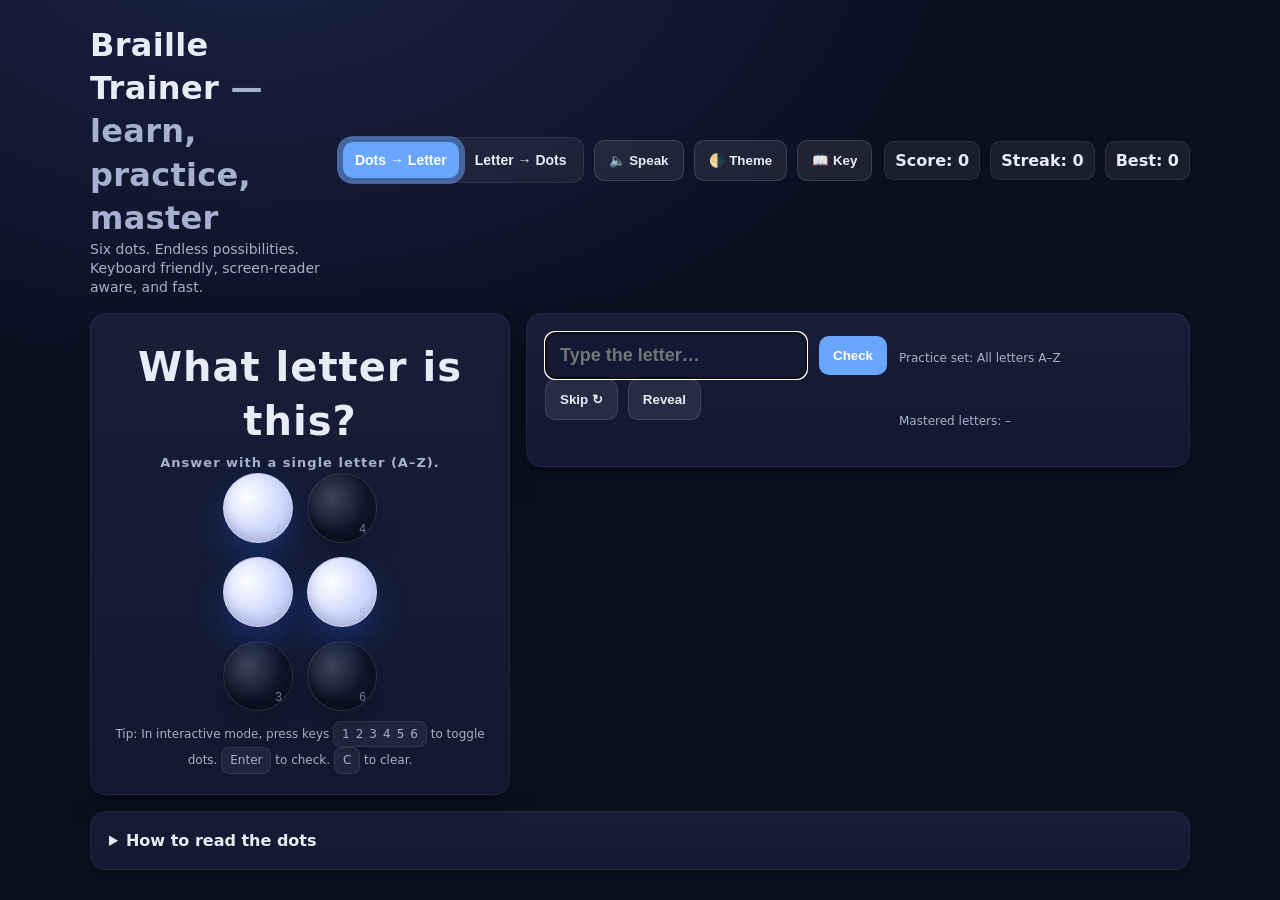
<file: braille_trainer_html_game.html>
<!DOCTYPE html>
<html lang="en">
<head>
  <meta charset="UTF-8" />
  <meta name="viewport" content="width=device-width, initial-scale=1" />
  <title>Braille Trainer – Learn & Quiz</title>
  <style>
    :root {
      --bg: #0b1020;
      --panel: #121a33;
      --ink: #e8ecf7;
      --muted: #a6b0cf;
      --accent: #6aa6ff;
      --good: #27d17f;
      --bad: #ff6a6a;
      --ring: rgba(106,166,255,.5);
    }
    [data-theme="light"] {
      --bg: #f8fafc;
      --panel: #ffffff;
      --ink: #0b1020;
      --muted: #465070;
      --accent: #275efe;
      --good: #0ca678;
      --bad: #e03131;
      --ring: rgba(39,94,254,.2);
    }
    html, body { height: 100%; }
    body {
      margin: 0; background: radial-gradient(1200px 800px at 20% -10%, #1a2347 0%, transparent 60%), var(--bg);
      color: var(--ink); font-family: ui-sans-serif, system-ui, -apple-system, Segoe UI, Roboto, Inter, "Helvetica Neue", Arial;
      line-height: 1.35; -webkit-font-smoothing: antialiased; -moz-osx-font-smoothing: grayscale;
    }
    .wrap { max-width: 1100px; margin: 0 auto; padding: 24px; }

    header {
      display: grid; grid-template-columns: 1fr auto auto; gap: 12px; align-items: center; margin-bottom: 16px;
    }
    .title { font-size: clamp(20px, 2.8vw, 32px); font-weight: 800; letter-spacing: .3px; }
    .sub { color: var(--muted); font-size: 14px; }
    .row { display: flex; gap: 10px; align-items: center; flex-wrap: wrap; }

    .card { background: linear-gradient(180deg, rgba(255,255,255,.02), rgba(0,0,0,.06)), var(--panel); border: 1px solid rgba(255,255,255,.06);
            border-radius: 16px; padding: 18px; box-shadow: 0 10px 30px rgba(0,0,0,.25); }

    .controls { display: grid; grid-template-columns: 1fr; gap: 12px; }
    @media (min-width: 860px) { .controls { grid-template-columns: 1fr auto; } }

    .seg {
      display: inline-flex; background: rgba(255,255,255,.06); border: 1px solid rgba(255,255,255,.08); padding: 4px; border-radius: 12px; gap: 4px;
    }
    .seg button { background: transparent; color: var(--ink); padding: 10px 12px; border: 0; border-radius: 10px; cursor: pointer; font-weight: 600; font-size: 14px; }
    .seg button[aria-pressed="true"], .seg button.active { background: var(--accent); color: #fff; box-shadow: 0 0 0 6px var(--ring); }

    .statbar { display: flex; gap: 10px; flex-wrap: wrap; justify-content: flex-end; }
    .stat { background: rgba(255,255,255,.06); border: 1px solid rgba(255,255,255,.08); padding: 8px 10px; border-radius: 10px; font-weight: 700; }

    .grid { display: grid; grid-template-columns: 1fr; gap: 16px; }
    @media (min-width: 860px) { .grid { grid-template-columns: 420px 1fr; align-items: start; } }

    .braille-board { display: grid; grid-template-columns: repeat(2, 70px); grid-template-rows: repeat(3, 70px); gap: 14px; justify-content: center; }
    .dot { width: 70px; height: 70px; border-radius: 50%; background: radial-gradient(35px 35px at 35% 35%, rgba(255,255,255,.18), rgba(0,0,0,.20)); display: grid; place-items: center; border: 1px solid rgba(255,255,255,.10);
           box-shadow: inset 0 -6px 12px rgba(0,0,0,.35), 0 16px 30px rgba(0,0,0,.20);
           transition: transform .08s ease, background .2s ease, box-shadow .2s ease, border-color .2s ease; cursor: pointer; position: relative; }
    .dot[data-active="true"] { background: radial-gradient(35px 35px at 35% 35%, #fff, #cdd7ff); box-shadow: inset 0 -6px 10px rgba(0,0,0,.15), 0 16px 30px rgba(39,94,254,.25); border-color: #cdd7ff; }
    .dot:focus-visible { outline: none; box-shadow: 0 0 0 6px var(--ring), inset 0 -6px 12px rgba(0,0,0,.35); }
    .dot .num { position: absolute; bottom: 6px; right: 10px; font-size: 12px; opacity: .65; color: var(--muted); }

    .prompt { font-size: 40px; font-weight: 900; letter-spacing: 1px; text-align: center; margin: 8px 0 2px; }
    .prompt small { display: block; font-size: 13px; color: var(--muted); font-weight: 600; margin-top: 6px; }

    .answer-row { display: grid; grid-template-columns: 1fr auto; gap: 12px; align-items: center; }
    .answer-row input[type="text"] { background: var(--panel); border: 1px solid rgba(255,255,255,.12); color: var(--ink); padding: 12px 14px; border-radius: 10px; font-size: 18px; font-weight: 700; }
    .answer-row button,.btn { background: var(--accent); color: white; border: 0; border-radius: 10px; padding: 12px 14px; font-weight: 800; cursor: pointer; }
    .btn.secondary { background: rgba(255,255,255,.08); color: var(--ink); border: 1px solid rgba(255,255,255,.12); }

    .feedback { min-height: 28px; font-weight: 800; text-align: center; }
    .ok { color: var(--good); }
    .no { color: var(--bad); }

    .key { display: grid; grid-template-columns: repeat(auto-fill, minmax(140px, 1fr)); gap: 10px; }
    .key .cell { display: grid; gap: 8px; justify-items: center; padding: 10px; border-radius: 12px; background: rgba(255,255,255,.04); border: 1px solid rgba(255,255,255,.08); }
    .kbd { display: inline-grid; grid-auto-flow: column; gap: 6px; background: rgba(255,255,255,.06); padding: 4px 8px; border-radius: 8px; border: 1px solid rgba(255,255,255,.08); font-size: 12px; }

    dialog { background: var(--panel); color: var(--ink); border: 1px solid rgba(255,255,255,.12); border-radius: 16px; width: min(860px, 92vw); padding: 18px 18px 22px; }
    dialog::backdrop { background: rgba(3,7,18,.55); backdrop-filter: blur(2px); }

    .tiny { font-size: 12px; color: var(--muted); }
    .muted { color: var(--muted); }
    .sr-only { position: absolute; width: 1px; height: 1px; padding: 0; margin: -1px; overflow: hidden; clip: rect(0,0,0,0); white-space: nowrap; border: 0; }
  </style>
</head>
<body>
  <div class="wrap" id="app" data-theme="dark">
    <header>
      <div>
        <div class="title">Braille Trainer <span class="muted">— learn, practice, master</span></div>
        <div class="sub">Six dots. Endless possibilities. Keyboard friendly, screen‑reader aware, and fast.</div>
      </div>
      <div class="row">
        <div class="seg" role="tablist" aria-label="Game modes">
          <button role="tab" id="mode-dots2letter" aria-selected="true" class="active">Dots → Letter</button>
          <button role="tab" id="mode-letter2dots">Letter → Dots</button>
        </div>
        <button id="speak" class="btn secondary" title="Speak prompt" aria-label="Speak prompt">🔈 Speak</button>
        <button id="toggle-theme" class="btn secondary" title="Toggle theme" aria-label="Toggle theme">🌗 Theme</button>
        <button id="open-key" class="btn secondary" title="Open Braille key" aria-label="Open Braille key">📖 Key</button>
      </div>
      <div class="statbar">
        <div class="stat">Score: <span id="score">0</span></div>
        <div class="stat">Streak: <span id="streak">0</span></div>
        <div class="stat">Best: <span id="best">0</span></div>
      </div>
    </header>

    <main class="grid">
      <section class="card" aria-labelledby="prompt-label">
        <div id="prompt" class="prompt" aria-live="polite" aria-atomic="true"></div>
        <div id="board" class="braille-board" aria-label="Braille cell" role="group"></div>
        <p class="tiny" style="text-align:center;margin:10px 0 2px;">Tip: In interactive mode, press keys <span class="kbd"><span>1</span><span>2</span><span>3</span><span>4</span><span>5</span><span>6</span></span> to toggle dots. <span class="kbd">Enter</span> to check. <span class="kbd">C</span> to clear.</p>
      </section>

      <section class="card controls">
        <!-- Dots → Letter controls -->
        <div id="dots2letter-controls">
          <div class="answer-row">
            <input id="answer" type="text" inputmode="latin" autocomplete="off" placeholder="Type the letter…" aria-label="Type the letter" maxlength="1" />
            <button id="submit-answer" class="btn">Check</button>
          </div>
          <div class="row">
            <button id="skip" class="btn secondary">Skip ↻</button>
            <button id="reveal" class="btn secondary">Reveal</button>
          </div>
          <div class="feedback" id="feedback"></div>
        </div>

        <!-- Letter → Dots controls -->
        <div id="letter2dots-controls" hidden>
          <div class="row">
            <button id="check-dots" class="btn">Check</button>
            <button id="clear-dots" class="btn secondary">Clear</button>
            <button id="new-letter" class="btn secondary">New</button>
          </div>
          <div class="feedback" id="feedback2"></div>
        </div>

        <div class="row" style="justify-content: space-between;">
          <div class="tiny">Practice set: <span id="practice-hint" class="muted">All letters A–Z</span></div>
          <div class="tiny">Mastered letters: <span id="mastered" class="muted">–</span></div>
        </div>
      </section>
    </main>

    <section class="card" style="margin-top:16px;">
      <details>
        <summary style="cursor:pointer;font-weight:800;">How to read the dots</summary>
        <div class="muted" style="margin-top:8px;">Dots are numbered:
          <pre style="background: rgba(255,255,255,.05); padding: 10px; border-radius: 10px; display: inline-block;">1 4\n2 5\n3 6</pre>
          A–J use top four dots only; K–T = A–J plus dot 3; U–Z = A–E plus dots 3 & 6 (except W).</div>
      </details>
    </section>

    <dialog id="keyDialog">
      <header class="row" style="justify-content: space-between;">
        <div class="title" style="font-size:22px;">Braille Alphabet Key</div>
        <button id="close-key" class="btn secondary">Close</button>
      </header>
      <div class="key" id="keyGrid" aria-label="Braille key"></div>
      <p class="tiny" style="margin-top:10px;">Source: standard literary (uncontracted) Braille. W is the only outlier historically.</p>
    </dialog>

  </div>

  <script>
    // --- Data ---
    const BRAILLE = {
      A: [1], B: [1,2], C: [1,4], D: [1,4,5], E: [1,5], F: [1,2,4], G: [1,2,4,5], H: [1,2,5], I: [2,4], J: [2,4,5],
      K: [1,3], L: [1,2,3], M: [1,3,4], N: [1,3,4,5], O: [1,3,5], P: [1,2,3,4], Q: [1,2,3,4,5], R: [1,2,3,5], S: [2,3,4], T: [2,3,4,5],
      U: [1,3,6], V: [1,2,3,6], W: [2,4,5,6], X: [1,3,4,6], Y: [1,3,4,5,6], Z: [1,3,5,6]
    };
    const LETTERS = Object.keys(BRAILLE);

    // --- State ---
    const state = {
      mode: 'dots2letter', // 'dots2letter' | 'letter2dots'
      currentLetter: null,
      interactive: false,
      score: 0,
      streak: 0,
      best: Number(localStorage.getItem('braille.best')||0),
      mastered: JSON.parse(localStorage.getItem('braille.mastered')||'{}'), // {A: count}
    };

    // --- DOM ---
    const app = document.getElementById('app');
    const promptEl = document.getElementById('prompt');
    const boardEl = document.getElementById('board');

    const dots2letterControls = document.getElementById('dots2letter-controls');
    const letter2dotsControls = document.getElementById('letter2dots-controls');

    const answerInput = document.getElementById('answer');
    const submitBtn = document.getElementById('submit-answer');
    const skipBtn = document.getElementById('skip');
    const revealBtn = document.getElementById('reveal');
    const feedback = document.getElementById('feedback');

    const checkDotsBtn = document.getElementById('check-dots');
    const clearDotsBtn = document.getElementById('clear-dots');
    const newLetterBtn = document.getElementById('new-letter');
    const feedback2 = document.getElementById('feedback2');

    const scoreEl = document.getElementById('score');
    const streakEl = document.getElementById('streak');
    const bestEl = document.getElementById('best');
    const masteredEl = document.getElementById('mastered');

    const modeDots2LetterBtn = document.getElementById('mode-dots2letter');
    const modeLetter2DotsBtn = document.getElementById('mode-letter2dots');

    const speakBtn = document.getElementById('speak');
    const themeBtn = document.getElementById('toggle-theme');

    // Key dialog
    const keyDialog = document.getElementById('keyDialog');
    const openKeyBtn = document.getElementById('open-key');
    const closeKeyBtn = document.getElementById('close-key');
    const keyGrid = document.getElementById('keyGrid');

    // --- Utils ---
    const shuffle = arr => arr.sort(() => Math.random() - 0.5);
    const eqDots = (a,b) => {
      if (!a || !b) return false;
      if (a.length !== b.length) return false;
      const as = [...a].sort((x,y)=>x-y), bs = [...b].sort((x,y)=>x-y);
      return as.every((v,i)=>v===bs[i]);
    }

    function speak(text){
      try {
        const synth = window.speechSynthesis;
        if (!synth) return;
        const u = new SpeechSynthesisUtterance(text);
        u.rate = 1.05; u.pitch = 1.0; u.lang = 'en-US';
        synth.cancel(); synth.speak(u);
      } catch(_){}
    }

    function updateStats(deltaScore=0, correct=false){
      state.score = Math.max(0, state.score + deltaScore);
      if (correct) state.streak++; else state.streak = 0;
      scoreEl.textContent = state.score;
      streakEl.textContent = state.streak;
      if (state.score > state.best){ state.best = state.score; localStorage.setItem('braille.best', state.best); }
      bestEl.textContent = state.best;
      // mastered list
      const masteredList = Object.entries(state.mastered).filter(([,c])=>c>=3).map(([L])=>L).sort().join(' ');
      masteredEl.textContent = masteredList || '–';
    }

    function markMastered(letter, correct){
      const L = letter.toUpperCase();
      const cur = state.mastered[L] || 0;
      state.mastered[L] = Math.max(0, cur + (correct? 1 : -1));
      localStorage.setItem('braille.mastered', JSON.stringify(state.mastered));
    }

    // --- Braille board rendering ---
    function renderBoard(activeDots=[], interactive=false){
      boardEl.innerHTML = '';
      boardEl.setAttribute('data-interactive', interactive? 'true':'false');
      const positions = [1,2,3,4,5,6];
      positions.forEach(dotNum => {
        const btn = document.createElement('button');
        btn.className = 'dot';
        btn.type = 'button';
        btn.setAttribute('aria-pressed', activeDots.includes(dotNum));
        btn.dataset.active = activeDots.includes(dotNum)? 'true':'false';
        btn.dataset.dot = String(dotNum);
        btn.title = `Dot ${dotNum}`;
        btn.innerHTML = `<span class="num">${dotNum}</span>`;
        if (!interactive){ btn.tabIndex = -1; btn.setAttribute('aria-disabled','true'); }
        boardEl.appendChild(btn);
      });
      // Grid order mapping: 1 4 / 2 5 / 3 6
      boardEl.children[0].style.gridArea = '1 / 1';
      boardEl.children[1].style.gridArea = '2 / 1';
      boardEl.children[2].style.gridArea = '3 / 1';
      boardEl.children[3].style.gridArea = '1 / 2';
      boardEl.children[4].style.gridArea = '2 / 2';
      boardEl.children[5].style.gridArea = '3 / 2';

      if (interactive){
        boardEl.querySelectorAll('.dot').forEach(btn=>{
          btn.addEventListener('click', ()=>{
            const on = btn.dataset.active === 'true';
            btn.dataset.active = on? 'false':'true';
            btn.setAttribute('aria-pressed', !on);
          });
        });
      }
    }

    function getBoardDots(){
      return [...boardEl.querySelectorAll('.dot')]
        .filter(btn=>btn.dataset.active==='true')
        .map(btn=>Number(btn.dataset.dot))
        .sort((a,b)=>a-b);
    }

    function setBoardDots(dots){
      [...boardEl.querySelectorAll('.dot')].forEach(btn=>{
        const on = dots.includes(Number(btn.dataset.dot));
        btn.dataset.active = on? 'true':'false';
        btn.setAttribute('aria-pressed', on);
      });
    }

    function clearBoard(){ setBoardDots([]); }

    // --- Modes ---
    function pickRandomLetter(){
      const pool = LETTERS; // could later filter
      return pool[Math.floor(Math.random()*pool.length)];
    }

    function startDots2Letter(){
      state.mode = 'dots2letter';
      modeDots2LetterBtn.classList.add('active');
      modeDots2LetterBtn.setAttribute('aria-selected','true');
      modeLetter2DotsBtn.classList.remove('active');
      modeLetter2DotsBtn.setAttribute('aria-selected','false');
      dots2letterControls.hidden = false;
      letter2dotsControls.hidden = true;
      state.currentLetter = pickRandomLetter();
      promptEl.innerHTML = `<span id="prompt-label">What letter is this?</span><small>Answer with a single letter (A–Z).</small>`;
      renderBoard(BRAILLE[state.currentLetter], false);
      answerInput.value = '';
      answerInput.focus();
      feedback.textContent = '';
    }

    function startLetter2Dots(){
      state.mode = 'letter2dots';
      modeLetter2DotsBtn.classList.add('active');
      modeLetter2DotsBtn.setAttribute('aria-selected','true');
      modeDots2LetterBtn.classList.remove('active');
      modeDots2LetterBtn.setAttribute('aria-selected','false');
      dots2letterControls.hidden = true;
      letter2dotsControls.hidden = false;
      state.currentLetter = pickRandomLetter();
      promptEl.innerHTML = `<span id="prompt-label">Build this letter in dots:</span> <span style="font-size:56px; font-weight:900; letter-spacing:2px;">${state.currentLetter}</span>`;
      renderBoard([], true);
      feedback2.textContent = '';
    }

    function newQuestion(){
      if (state.mode==='dots2letter') startDots2Letter();
      else startLetter2Dots();
    }

    // --- Events: Dots → Letter ---
    submitBtn.addEventListener('click', ()=>{
      const raw = answerInput.value.trim();
      if (!raw) return;
      const guess = raw.toUpperCase();
      const correct = guess === state.currentLetter;
      if (correct){
        feedback.innerHTML = `<span class="ok">✓ Correct!</span> ${state.currentLetter} = dots ${BRAILLE[state.currentLetter].join('-')}`;
        updateStats(+10, true);
        markMastered(state.currentLetter, true);
        setTimeout(newQuestion, 500);
      } else {
        feedback.innerHTML = `<span class="no">✗ Not quite.</span> Try again.`;
        updateStats(-2, false);
        markMastered(state.currentLetter, false);
      }
    });

    answerInput.addEventListener('keydown', (e)=>{
      if (e.key==='Enter'){ submitBtn.click(); }
    });

    skipBtn.addEventListener('click', ()=>{ updateStats(-1,false); newQuestion(); });
    revealBtn.addEventListener('click', ()=>{
      feedback.innerHTML = `It was <strong>${state.currentLetter}</strong> (dots ${BRAILLE[state.currentLetter].join('-')}).`;
      updateStats(-3,false);
      setTimeout(newQuestion, 650);
    });

    // --- Events: Letter → Dots ---
    checkDotsBtn.addEventListener('click', ()=>{
      const dots = getBoardDots();
      const target = BRAILLE[state.currentLetter];
      const ok = eqDots(dots, target);
      if (ok){
        feedback2.innerHTML = `<span class="ok">✓ Correct!</span> ${state.currentLetter} = dots ${target.join('-')}`;
        updateStats(+12, true);
        markMastered(state.currentLetter, true);
        setTimeout(newQuestion, 600);
      } else {
        feedback2.innerHTML = `<span class="no">✗ Not yet.</span> You're showing ${dots.join('-')||'none'} but need ${target.join('-')}.`;
        updateStats(-2, false);
        markMastered(state.currentLetter, false);
      }
    });
    clearDotsBtn.addEventListener('click', clearBoard);
    newLetterBtn.addEventListener('click', ()=>{ updateStats(-1,false); newQuestion(); });

    // Keyboard for interactive board
    window.addEventListener('keydown', (e)=>{
      if (state.mode !== 'letter2dots') return;
      if (/^[1-6]$/.test(e.key)){
        const btn = boardEl.querySelector(`.dot[data-dot="${e.key}"]`);
        if (btn){ btn.click(); e.preventDefault(); }
      } else if (e.key==='Enter'){ checkDotsBtn.click(); } else if (e.key.toLowerCase()==='c'){ clearDotsBtn.click(); }
    });

    // Mode toggles
    modeDots2LetterBtn.addEventListener('click', startDots2Letter);
    modeLetter2DotsBtn.addEventListener('click', startLetter2Dots);

    // Theme
    themeBtn.addEventListener('click', ()=>{
      const isDark = app.getAttribute('data-theme') !== 'light';
      app.setAttribute('data-theme', isDark? 'light':'dark');
      localStorage.setItem('braille.theme', isDark? 'light':'dark');
    });
    // restore theme
    const savedTheme = localStorage.getItem('braille.theme');
    if (savedTheme) app.setAttribute('data-theme', savedTheme);

    // Speech
    speakBtn.addEventListener('click', ()=>{
      if (state.mode==='dots2letter') speak('What letter is this?');
      else speak(`Build the letter ${state.currentLetter}`);
    });

    // Key dialog
    openKeyBtn.addEventListener('click', ()=> keyDialog.showModal());
    closeKeyBtn.addEventListener('click', ()=> keyDialog.close());

    function renderKey(){
      keyGrid.innerHTML = '';
      LETTERS.forEach(L=>{
        const cell = document.createElement('div');
        cell.className = 'cell';
        const title = document.createElement('div');
        title.innerHTML = `<strong style="font-size:18px;">${L}</strong>`;
        const mini = document.createElement('div');
        mini.className = 'braille-board';
        mini.style.gridTemplateColumns = 'repeat(2, 28px)';
        mini.style.gridTemplateRows = 'repeat(3, 28px)';
        mini.style.gap = '6px';
        // create tiny dots
        for (let i=1;i<=6;i++){
          const d = document.createElement('div');
          d.className = 'dot';
          d.style.width='28px'; d.style.height='28px'; d.style.cursor='default';
          d.dataset.active = BRAILLE[L].includes(i)? 'true':'false';
          d.setAttribute('aria-pressed', d.dataset.active==='true');
          d.innerHTML = `<span class="num" style="display:none"></span>`;
          d.style.boxShadow = 'inset 0 -4px 8px rgba(0,0,0,.35)';
          mini.appendChild(d);
        }
        // grid areas
        mini.children[0].style.gridArea = '1 / 1';
        mini.children[1].style.gridArea = '2 / 1';
        mini.children[2].style.gridArea = '3 / 1';
        mini.children[3].style.gridArea = '1 / 2';
        mini.children[4].style.gridArea = '2 / 2';
        mini.children[5].style.gridArea = '3 / 2';

        const dots = document.createElement('div');
        dots.className = 'tiny';
        dots.textContent = 'dots ' + BRAILLE[L].join('-');

        cell.appendChild(title);
        cell.appendChild(mini);
        cell.appendChild(dots);
        keyGrid.appendChild(cell);
      });
    }

    // Init
    renderKey();
    updateStats(0,false);
    startDots2Letter();

  </script>
</body>
</html>
</file>
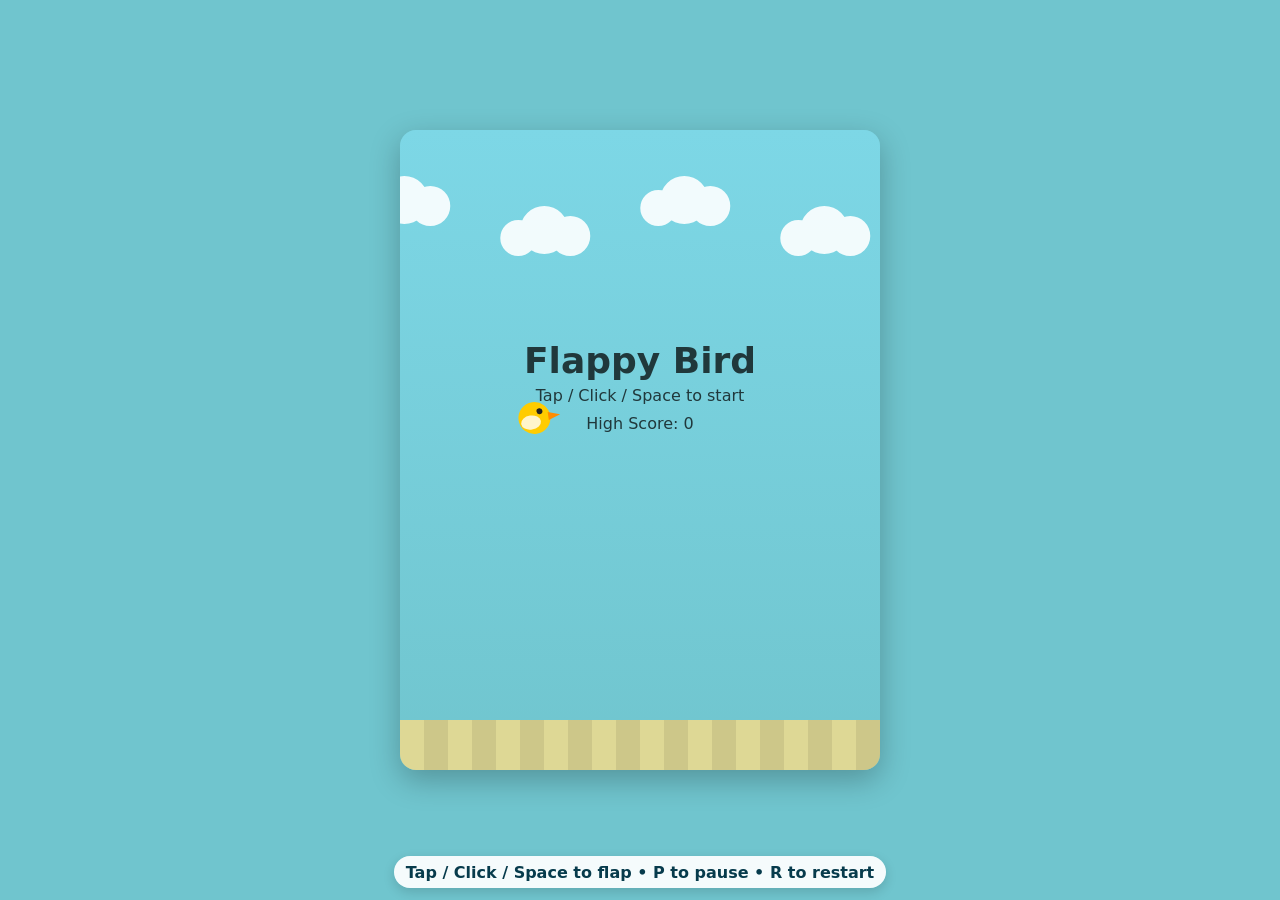
<file: flappy_bird_single_file_html_app.html>
<!DOCTYPE html>
<html lang="en">
<head>
  <meta charset="UTF-8" />
  <meta name="viewport" content="width=device-width, initial-scale=1.0, user-scalable=no" />
  <title>Flappy Bird – Single File</title>
  <style>
    :root {
      --bg:#70c5ce; /* sky */
      --ground:#ded895; /* ground */
      --pipe:#2ecc71; /* pipe */
      --pipe-dark:#27ae60; /* pipe shadow */
      --bird:#ffcc00; /* bird body */
      --bird-eye:#222;
      --ui:#ffffffee;
    }
    html,body{height:100%;margin:0;background:var(--bg);font-family:system-ui,-apple-system,Segoe UI,Roboto,Ubuntu,"Helvetica Neue",Arial,"Noto Sans",sans-serif}
    .wrap{display:flex;align-items:center;justify-content:center;height:100%;}
    canvas{background:linear-gradient(#7dd7e6, var(--bg)); box-shadow:0 10px 30px rgba(0,0,0,.25); border-radius:16px; touch-action:none}
    .hint{position:fixed;inset:auto 0 12px;display:flex;justify-content:center;pointer-events:none;color:#073b4c;font-weight:600}
    .hint span{background:var(--ui);padding:.4rem .75rem;border-radius:999px;box-shadow:0 4px 12px rgba(0,0,0,.15)}
  </style>
</head>
<body>
  <div class="wrap">
    <canvas id="game" width="480" height="640" aria-label="Flappy Bird Canvas Game" role="img"></canvas>
  </div>
  <div class="hint"><span>Tap / Click / Space to flap • P to pause • R to restart</span></div>

  <script>
  (function(){
    const canvas = document.getElementById('game');
    const ctx = canvas.getContext('2d');

    const W = canvas.width;
    const H = canvas.height;

    // Game state
    const STATE = { START:'start', PLAY:'play', PAUSE:'pause', GAMEOVER:'gameover' };
    let state = STATE.START;

    // Bird
    const bird = {
      x: W * 0.28,
      y: H * 0.45,
      r: 16,
      vy: 0,
      gravity: 0.45,
      flap: -7.8,
      rot: 0
    };

    // Pipes
    const pipes = [];
    const pipeGapBase = 150; // base gap
    let pipeGap = pipeGapBase;
    const pipeWidth = 70;
    let pipeSpeed = 2.8;
    const pipeInterval = 1300; // ms
    let lastPipe = 0;

    // Ground scroll
    let groundOffset = 0;

    // Scoring
    let score = 0;
    let high = parseInt(localStorage.getItem('flappy_high')||'0',10);

    // Utility
    function rand(min,max){return Math.random()*(max-min)+min}

    function resetGame(){
      pipes.length = 0;
      pipeSpeed = 2.8;
      pipeGap = pipeGapBase;
      score = 0;
      bird.y = H*0.45; bird.vy = 0; bird.rot=0;
      lastPipe = 0; groundOffset = 0;
    }

    function addPipe(){
      const margin = 60; // keep gaps on-screen
      const topHeight = Math.max(margin, Math.min(H- margin - pipeGap, rand(80, H-220)));
      pipes.push({ x: W+20, top: topHeight, passed:false });
    }

    // Input
    function doFlap(){
      if(state===STATE.START){ state = STATE.PLAY; return; }
      if(state===STATE.GAMEOVER){ resetGame(); state=STATE.START; return; }
      if(state===STATE.PLAY){ bird.vy = bird.flap; }
    }

    window.addEventListener('keydown', (e)=>{
      if(e.code==='Space'){ e.preventDefault(); doFlap(); }
      if(e.key==='p' || e.key==='P'){
        if(state===STATE.PLAY){ state=STATE.PAUSE; } else if(state===STATE.PAUSE){ state=STATE.PLAY; }
      }
      if(e.key==='r' || e.key==='R'){
        resetGame(); state=STATE.START;
      }
    });
    ['pointerdown','touchstart'].forEach(evt=>{
      canvas.addEventListener(evt,(e)=>{ e.preventDefault(); doFlap(); }, {passive:false});
    });

    // Drawing helpers
    function drawBackground(){
      // simple clouds
      ctx.fillStyle = 'rgba(255,255,255,0.9)';
      for(let i=0;i<4;i++){
        const x = (i*140 + (Date.now()/40)%140) % (W+140) - 70;
        const y = 70 + (i%2)*30;
        ctx.beginPath(); ctx.arc(x,y,24,0,Math.PI*2); ctx.arc(x+26,y+6,20,0,Math.PI*2); ctx.arc(x-26,y+8,18,0,Math.PI*2); ctx.fill();
      }
    }

    function drawGround(){
      groundOffset = (groundOffset - pipeSpeed) % 48;
      const groundY = H-50;
      ctx.fillStyle = getComputedStyle(document.documentElement).getPropertyValue('--ground');
      ctx.fillRect(0, groundY, W, 50);
      // stripes
      ctx.fillStyle = 'rgba(0,0,0,0.08)';
      for(let x=groundOffset; x<W; x+=48){ ctx.fillRect(x, groundY, 24, 50); }
    }

    function drawBird(){
      ctx.save();
      ctx.translate(bird.x, bird.y);
      ctx.rotate(bird.rot);
      // body
      ctx.fillStyle = getComputedStyle(document.documentElement).getPropertyValue('--bird');
      ctx.beginPath(); ctx.arc(0,0,bird.r,0,Math.PI*2); ctx.fill();
      // wing
      ctx.fillStyle = 'rgba(255,255,255,0.8)';
      ctx.beginPath(); ctx.ellipse(-4,4,10,7,0,0,Math.PI*2); ctx.fill();
      // beak
      ctx.fillStyle = '#ff8c00';
      ctx.beginPath(); ctx.moveTo(bird.r-2,-4); ctx.lineTo(bird.r+10,0); ctx.lineTo(bird.r-2,4); ctx.closePath(); ctx.fill();
      // eye
      ctx.fillStyle = getComputedStyle(document.documentElement).getPropertyValue('--bird-eye');
      ctx.beginPath(); ctx.arc(6,-6,3,0,Math.PI*2); ctx.fill();
      ctx.restore();
    }

    function drawPipes(){
      for(const p of pipes){
        const gapTop = p.top;
        const gapBottom = p.top + pipeGap;
        // top pipe
        ctx.fillStyle = getComputedStyle(document.documentElement).getPropertyValue('--pipe');
        ctx.fillRect(p.x, 0, pipeWidth, gapTop);
        // lip
        ctx.fillStyle = getComputedStyle(document.documentElement).getPropertyValue('--pipe-dark');
        ctx.fillRect(p.x-6, gapTop-16, pipeWidth+12, 16);
        // bottom pipe
        ctx.fillStyle = getComputedStyle(document.documentElement).getPropertyValue('--pipe');
        ctx.fillRect(p.x, gapBottom, pipeWidth, H-gapBottom-50);
        // lip
        ctx.fillStyle = getComputedStyle(document.documentElement).getPropertyValue('--pipe-dark');
        ctx.fillRect(p.x-6, gapBottom, pipeWidth+12, 16);
      }
    }

    function drawScore(){
      ctx.fillStyle = '#0008';
      ctx.font = 'bold 32px system-ui, sans-serif';
      ctx.textAlign = 'center';
      ctx.fillText(score.toString(), W/2, 60);
    }

    function drawCenterText(lines){
      ctx.fillStyle = '#000b';
      ctx.textAlign='center';
      ctx.font='bold 36px system-ui, sans-serif';
      ctx.fillText(lines[0], W/2, H*0.38);
      ctx.font='16px system-ui, sans-serif';
      for(let i=1;i<lines.length;i++) ctx.fillText(lines[i], W/2, H*0.38 + 28*i);
    }

    // Collision
    function circleRectCollide(cx, cy, r, rx, ry, rw, rh){
      const testX = Math.max(rx, Math.min(cx, rx+rw));
      const testY = Math.max(ry, Math.min(cy, ry+rh));
      const dx = cx - testX, dy = cy - testY;
      return (dx*dx + dy*dy) <= r*r;
    }

    // Game loop
    let last = performance.now();
    function loop(now){
      const dt = Math.min(32, now - last); // clamp delta
      last = now;

      ctx.clearRect(0,0,W,H);
      drawBackground();

      // Update & render per state
      if(state===STATE.START){
        bird.rot = Math.sin(now/250)/6; // idle bob
        drawPipes();
        drawBird();
        drawGround();
        drawCenterText(['Flappy Bird', 'Tap / Click / Space to start', `High Score: ${high}`]);
      }

      if(state===STATE.PLAY){
        // spawn pipes
        if(now - lastPipe > pipeInterval){ addPipe(); lastPipe = now; }

        // move pipes, detect pass & collisions
        for(let i=pipes.length-1;i>=0;i--){
          const p = pipes[i];
          p.x -= pipeSpeed;
          if(!p.passed && p.x + pipeWidth < bird.x - bird.r){
            p.passed = true; score++; if(score % 5 === 0){ pipeGap = Math.max(115, pipeGap - 4); pipeSpeed = Math.min(5.2, pipeSpeed + 0.12); }
          }
          // remove offscreen
          if(p.x + pipeWidth < -40) pipes.splice(i,1);
        }

        // physics
        bird.vy += bird.gravity;
        bird.y += bird.vy;
        bird.rot = Math.atan2(bird.vy, 10);

        // collisions
        const groundY = H-50;
        let hit = bird.y + bird.r > groundY;
        for(const p of pipes){
          const gapTop = p.top;
          const gapBottom = p.top + pipeGap;
          // top pipe collision
          hit = hit || circleRectCollide(bird.x, bird.y, bird.r, p.x, 0, pipeWidth, gapTop);
          // bottom pipe collision
          hit = hit || circleRectCollide(bird.x, bird.y, bird.r, p.x, gapBottom, pipeWidth, H-gapBottom-50);
        }
        if(hit){
          high = Math.max(high, score); localStorage.setItem('flappy_high', high);
          state = STATE.GAMEOVER;
        }

        drawPipes();
        drawBird();
        drawGround();
        drawScore();
      }

      if(state===STATE.PAUSE){
        drawPipes(); drawBird(); drawGround(); drawScore();
        drawCenterText(['Paused', 'Press P to resume']);
      }

      if(state===STATE.GAMEOVER){
        drawPipes(); drawBird(); drawGround();
        drawCenterText(['Game Over', `Score: ${score}   High: ${high}`, 'Press R to restart']);
      }

      requestAnimationFrame(loop);
    }

    resetGame();
    requestAnimationFrame(loop);
  })();
  </script>
</body>
</html>
</file>
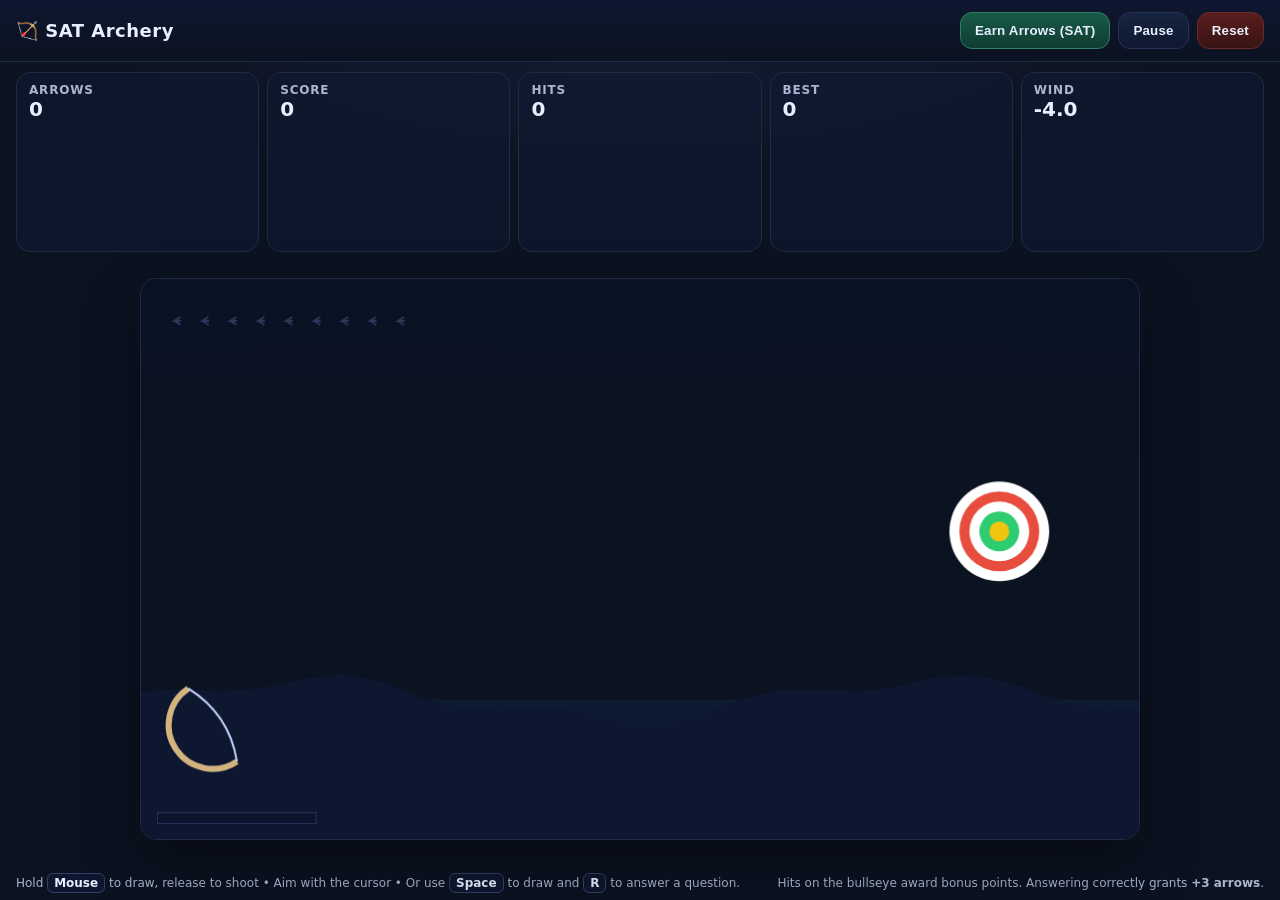
<file: sat_archery_single_file_html_game.html>
<!DOCTYPE html>
<html lang="en">
<head>
  <meta charset="UTF-8" />
  <meta name="viewport" content="width=device-width, initial-scale=1.0" />
  <title>SAT Archery</title>
  <style>
    :root {
      --bg: #0b1220;
      --panel: #121a2b;
      --ink: #e8f0ff;
      --ink-dim: #a9b6d0;
      --accent: #5ee1a2;
      --accent-2: #6ea8ff;
      --danger: #ff6b6b;
      --gold: #ffd166;
    }
    * { box-sizing: border-box }
    html, body { height: 100%; }
    body {
      margin: 0;
      font-family: ui-sans-serif, system-ui, -apple-system, Segoe UI, Roboto, "Helvetica Neue", Arial, "Noto Sans", "Apple Color Emoji", "Segoe UI Emoji";
      color: var(--ink);
      background: radial-gradient(1100px 500px at 50% -10%, #18243d 0%, var(--bg) 60%);
      display: grid;
      grid-template-rows: auto 1fr auto;
      gap: 10px;
    }
    header {
      display: flex;
      align-items: center;
      justify-content: space-between;
      padding: 12px 16px;
      background: linear-gradient(180deg, #0e1730 0, #0b1220 100%);
      border-bottom: 1px solid #1f2a45;
    }
    header h1 { font-size: 18px; margin: 0; letter-spacing: .5px }
    header .controls { display: flex; gap: 8px; align-items: center; }
    button {
      border: 1px solid #273355;
      background: linear-gradient(180deg, #16243f, #0e1830);
      color: var(--ink);
      padding: 10px 14px;
      border-radius: 12px;
      cursor: pointer;
      font-weight: 600;
      letter-spacing: .2px;
      transition: transform .06s ease, box-shadow .15s ease, border-color .15s ease;
      box-shadow: 0 0 0 rgba(0,0,0,0);
    }
    button:hover { transform: translateY(-1px); border-color: #3a4e80; box-shadow: 0 8px 20px rgba(0,0,0,.25); }
    button:active { transform: translateY(0); box-shadow:none }
    button.primary { border-color: #2f7e66; background: linear-gradient(180deg, #195a48, #0f3c31); }
    button.warn { border-color: #6b2b2b; background: linear-gradient(180deg, #5a1d1d, #381414); }

    .hud {
      display: grid;
      grid-template-columns: repeat(5, minmax(0, 1fr));
      gap: 8px;
      padding: 0 16px 8px;
    }
    .card { background: #0f1830aa; border: 1px solid #1f2a45; border-radius: 14px; padding: 10px 12px; }
    .card strong { display:block; color: var(--ink-dim); font-size: 12px; text-transform: uppercase; letter-spacing: .8px; }
    .card span { font-size: 20px; font-weight: 800; }

    main { display: grid; place-items:center; padding: 8px 16px 16px; }

    #gameWrap { position: relative; width: min(100%, 1000px); aspect-ratio: 16 / 9; border-radius: 16px; overflow: hidden; border: 1px solid #1f2a45; box-shadow: 0 25px 60px rgba(0,0,0,.35) }
    canvas { width: 100%; height: 100%; display: block; background: linear-gradient(180deg, #091225 0, #0b1220 35%, #0b1220 100%); }

    .overlay { position: absolute; inset: 0; display: none; align-items: center; justify-content: center; backdrop-filter: blur(2px); background: rgba(10, 15, 30, .6); }
    .overlay.show { display: flex; }

    .panel { background: var(--panel); border: 1px solid #253253; border-radius: 16px; width: min(92%, 700px); padding: 18px; box-shadow: 0 14px 40px rgba(0,0,0,.45) }
    .panel h2 { margin: 2px 0 12px; font-size: 22px; }
    .panel p.note { color: var(--ink-dim); margin-top: 2px; font-size: 13px }

    .choices { display: grid; gap: 10px; margin: 12px 0 6px; }
    .choiceBtn {
      text-align: left; width: 100%; border-radius: 12px; border: 1px solid #273355; padding: 12px 14px; background: linear-gradient(180deg, #15223f, #0f1a34);
      font-weight: 600; line-height: 1.25; letter-spacing: .2px
    }
    .choiceBtn.correct { border-color: #1e7a62; background: linear-gradient(180deg, #1b3f35, #0e2b25); }
    .choiceBtn.wrong { border-color: #7a1e1e; background: linear-gradient(180deg, #3f1b1b, #2b0e0e); }
    .explain { margin-top: 10px; color: var(--ink-dim); font-size: 14px; }

    .bottomRow { display: flex; gap: 8px; justify-content: space-between; align-items: center; margin-top: 12px; }
    .bottomRow .left { display: flex; gap: 8px; }

    footer { padding: 10px 16px; color: var(--ink-dim); font-size: 12px; display:flex; justify-content:space-between; align-items:center }
    .kbd { border: 1px solid #334167; padding: 2px 6px; border-radius: 6px; background: #0e1730; color: var(--ink); font-weight: 700; }

    .toast { position: absolute; left: 50%; top: 14px; transform: translateX(-50%); background: #0e1730; color: var(--ink); padding: 10px 14px; border-radius: 12px; border: 1px solid #2a375e; opacity: 0; transition: opacity .25s ease, transform .25s ease; pointer-events: none; }
    .toast.show { opacity: 1; transform: translateX(-50%) translateY(0); }
  </style>
</head>
<body>
  <header>
    <h1>🏹 SAT Archery</h1>
    <div class="controls">
      <button id="earnBtn" class="primary" title="Answer SAT question to earn arrows">Earn Arrows (SAT)</button>
      <button id="pauseBtn">Pause</button>
      <button id="resetBtn" class="warn">Reset</button>
    </div>
  </header>

  <div class="hud">
    <div class="card"><strong>Arrows</strong><span id="arrows">0</span></div>
    <div class="card"><strong>Score</strong><span id="score">0</span></div>
    <div class="card"><strong>Hits</strong><span id="hits">0</span></div>
    <div class="card"><strong>Best</strong><span id="best">0</span></div>
    <div class="card"><strong>Wind</strong><span id="windHud">0</span></div>
  </div>

  <main>
    <div id="gameWrap">
      <canvas id="game" width="1000" height="562"></canvas>

      <div id="quizOverlay" class="overlay">
        <div class="panel">
          <h2 id="qWord">Word</h2>
          <p class="note">Choose the closest definition.</p>
          <div id="choices" class="choices"></div>
          <div id="explain" class="explain"></div>
          <div class="bottomRow">
            <div class="left">
              <button id="anotherBtn">Another</button>
            </div>
            <div>
              <button id="closeQuiz">Close</button>
            </div>
          </div>
        </div>
      </div>

      <div id="toast" class="toast">+3 arrows</div>
    </div>
  </main>

  <footer>
    <div>
      Hold <span class="kbd">Mouse</span> to draw, release to shoot • Aim with the cursor • Or use <span class="kbd">Space</span> to draw and <span class="kbd">R</span> to answer a question.
    </div>
    <div>
      Hits on the bullseye award bonus points. Answering correctly grants <strong>+3 arrows</strong>.
    </div>
  </footer>

  <script>
  // ------- Utility helpers -------
  const rand = (a,b)=>Math.random()*(b-a)+a;
  const clamp = (v, a, b)=>Math.max(a, Math.min(b, v));
  const lerp = (a,b,t)=>a+(b-a)*t;

  function shuffle(arr){
    let a = arr.slice();
    for(let i=a.length-1;i>0;i--){
      const j = Math.floor(Math.random()*(i+1));
      [a[i],a[j]]=[a[j],a[i]];
    }
    return a;
  }

  // ------- SAT Questions -------
  const BANK = [
    {w:"abate", d:"to lessen in intensity or amount", x:["to increase rapidly","to argue forcefully","to praise highly"]},
    {w:"aberration", d:"a departure from what is normal or expected", x:["a clever trick","a strong approval","a careful measurement"]},
    {w:"acumen", d:"keen insight; sharpness of mind", x:["physical strength","calm temperament","simple honesty"]},
    {w:"admonish", d:"to warn or reprimand firmly", x:["to celebrate","to ignore","to imitate"]},
    {w:"alacrity", d:"cheerful readiness; eagerness", x:["deep sorrow","extreme anger","calm indifference"]},
    {w:"ambivalent", d:"having mixed feelings or contradictory ideas", x:["completely certain","secretly hostile","easily amused"]},
    {w:"aplomb", d:"self-confidence or assurance, especially in demanding situations", x:["awkwardness","dishonesty","naivete"]},
    {w:"assuage", d:"to make less severe; to ease", x:["to provoke","to measure","to combine"]},
    {w:"cogent", d:"clear, logical, and convincing", x:["unnecessarily complicated","emotionally flat","partially true"]},
    {w:"concur", d:"to agree", x:["to object","to confuse","to postpone"]},
    {w:"deleterious", d:"harmful, often in a subtle way", x:["helpful","obvious","temporary"]},
    {w:"demur", d:"to raise doubts or show reluctance", x:["to agree gladly","to hurry","to spend lavishly"]},
    {w:"didactic", d:"intended to teach, often moral lessons", x:["intended to amuse only","purely decorative","needlessly complex"]},
    {w:"disparate", d:"fundamentally different; distinct", x:["closely related","slightly changed","poorly made"]},
    {w:"ebullient", d:"overflowing with enthusiasm", x:["quietly reflective","bitter and harsh","deeply uncertain"]},
    {w:"equanimity", d:"mental calmness and composure", x:["creative energy","sudden fear","strong opposition"]},
    {w:"eschew", d:"to deliberately avoid or abstain from", x:["to search for","to explain","to celebrate"]},
    {w:"fastidious", d:"very attentive to detail; hard to please", x:["easily distracted","generally kind","open to risk"]},
    {w:"furtive", d:"attempting to avoid notice; secretive", x:["extremely loud","totally honest","highly visible"]},
    {w:"gregarious", d:"sociable; enjoying company", x:["moody","solitary","argumentative"]},
    {w:"harangue", d:"a lengthy and aggressive speech", x:["a gentle reminder","a brief summary","a poetic praise"]},
    {w:"impetuous", d:"acting quickly without thought or care", x:["utterly exhausted","carefully planned","deeply moving"]},
    {w:"inimical", d:"hostile; harmful", x:["friendly","uncertain","ineffective"]},
    {w:"laconic", d:"using very few words", x:["overly emotional","clearly incorrect","pleasantly musical"]},
    {w:"mendacious", d:"not telling the truth; lying", x:["helpful","timid","generous"]},
    {w:"obdurate", d:"stubbornly refusing to change one's opinion", x:["quick to forgive","easy to persuade","eager to learn"]},
    {w:"obviate", d:"to remove a need or difficulty; to prevent", x:["to emphasize","to estimate","to misunderstand"]},
    {w:"parsimony", d:"extreme unwillingness to spend money or resources", x:["careful planning","mild generosity","loud enthusiasm"]},
    {w:"prosaic", d:"dull, lacking in imagination; ordinary", x:["strangely beautiful","highly technical","intensely emotional"]},
    {w:"propitious", d:"favorable; indicating a good chance of success", x:["unlikely","suspicious","equally risky"]},
    {w:"reticent", d:"not revealing one's thoughts readily; reserved", x:["wildly excited","highly talkative","easily persuaded"]},
    {w:"sagacious", d:"wise; having good judgment", x:["famous","quick","stubborn"]},
    {w:"soporific", d:"tending to cause sleep", x:["painful","confusing","energetic"]},
    {w:"spurious", d:"not genuine; false", x:["simple","dangerous","partly true"]},
    {w:"tenable", d:"able to be maintained or defended against attack", x:["likely to collapse","barely visible","open to emotion"]},
    {w:"trenchant", d:"sharp or incisive (style or criticism)", x:["overly polite","poorly timed","hard to hear"]},
    {w:"vacillate", d:"to waver between opinions or actions", x:["to concentrate","to accuse","to simplify"]},
    {w:"verbose", d:"using more words than needed", x:["perfectly silent","very confused","strictly accurate"]},
    {w:"zealous", d:"having or showing great energy and enthusiasm", x:["easily bored","quietly bitter","calmly neutral"]},
  ];

  // ------- Quiz Logic -------
  const earnBtn = document.getElementById('earnBtn');
  const quizOverlay = document.getElementById('quizOverlay');
  const qWord = document.getElementById('qWord');
  const choicesBox = document.getElementById('choices');
  const explain = document.getElementById('explain');
  const closeQuiz = document.getElementById('closeQuiz');
  const anotherBtn = document.getElementById('anotherBtn');
  const toast = document.getElementById('toast');

  let currentQ = null;

  function pickQuestion(){
    currentQ = BANK[Math.floor(Math.random()*BANK.length)];
    qWord.textContent = `Define: ${currentQ.w}`;
    explain.textContent = '';
    const options = shuffle([currentQ.d, ...shuffle(currentQ.x).slice(0,3)]);
    choicesBox.innerHTML = '';
    options.forEach(opt=>{
      const btn = document.createElement('button');
      btn.className = 'choiceBtn';
      btn.textContent = opt;
      btn.onclick = ()=> grade(btn, opt === currentQ.d);
      choicesBox.appendChild(btn);
    });
  }

  function grade(btn, correct){
    [...choicesBox.children].forEach(b=>b.disabled=true);
    if(correct){
      btn.classList.add('correct');
      explain.innerHTML = `<strong>Correct!</strong> +3 arrows.`;
      addArrows(3);
      showToast('+3 arrows');
    } else {
      btn.classList.add('wrong');
      explain.innerHTML = `<strong>Definition:</strong> ${currentQ.d}`;
    }
  }

  function showToast(msg){
    toast.textContent = msg;
    toast.classList.add('show');
    setTimeout(()=>toast.classList.remove('show'), 1200);
  }

  earnBtn.onclick = ()=>{ quizOverlay.classList.add('show'); pickQuestion(); };
  closeQuiz.onclick = ()=> quizOverlay.classList.remove('show');
  anotherBtn.onclick = ()=> pickQuestion();

  // Keyboard shortcuts
  window.addEventListener('keydown', (e)=>{
    if(e.key.toLowerCase()==='r') earnBtn.click();
  });

  // ------- Game State -------
  const cvs = document.getElementById('game');
  const ctx = cvs.getContext('2d');

  let arrows = 0, score = 0, hits = 0;
  let best = +localStorage.getItem('satArcheryBest') || 0;
  const arrowsEl = document.getElementById('arrows');
  const scoreEl = document.getElementById('score');
  const hitsEl = document.getElementById('hits');
  const bestEl = document.getElementById('best');
  const windHud = document.getElementById('windHud');
  bestEl.textContent = best;

  function addArrows(n){ arrows = Math.min(arrows + n, 12); arrowsEl.textContent = arrows; }
  function addScore(n){ score += n; scoreEl.textContent = score; if(score>best){ best=score; bestEl.textContent=best; localStorage.setItem('satArcheryBest', best);} }
  function addHit(){ hits++; hitsEl.textContent = hits; }

  // Wind mechanic: varies slowly, pushes arrows horizontally
  let wind = 0; // px/s^2 (horizontal acceleration)
  let windTarget = 0;
  let windTimer = 0;
  function updateWind(dt){
    windTimer -= dt;
    if(windTimer <= 0){
      windTimer = rand(3, 7);
      windTarget = rand(-18, 18);
    }
    wind = lerp(wind, windTarget, clamp(dt*0.3,0,1));
    windHud.textContent = wind.toFixed(1);
  }

  // Bow properties
  const bow = { x: 80, y: cvs.height - 120, power: 0, drawing: false, aimX: 200, aimY: cvs.height-200 };

  // Target properties (concentric rings)
  const target = { x: cvs.width - 140, y: 160, r: 50, vy: 90, dir: 1 };

  // Arrow projectiles
  const projectiles = [];

  // Input handling (mouse & keyboard)
  let mouse = {x: 0, y: 0};
  cvs.addEventListener('mousemove', (e)=>{
    const rect = cvs.getBoundingClientRect();
    mouse.x = (e.clientX - rect.left) * (cvs.width / rect.width);
    mouse.y = (e.clientY - rect.top) * (cvs.height / rect.height);
    bow.aimX = mouse.x; bow.aimY = mouse.y;
  });

  function startDraw(){
    if(quizOverlay.classList.contains('show')) return;
    bow.drawing = true; bow.power = 0;
  }
  function endDraw(){
    if(!bow.drawing) return;
    bow.drawing = false;
    shoot();
  }

  cvs.addEventListener('mousedown', startDraw);
  window.addEventListener('mouseup', endDraw);

  let spaceHeld = false;
  window.addEventListener('keydown', (e)=>{
    if(e.code==='Space' && !spaceHeld){ spaceHeld=true; startDraw(); e.preventDefault(); }
  });
  window.addEventListener('keyup', (e)=>{
    if(e.code==='Space'){ spaceHeld=false; endDraw(); e.preventDefault(); }
  });

  function shoot(){
    if(arrows<=0){ showToast('No arrows — answer a question!'); return; }
    const dx = bow.aimX - bow.x;
    const dy = bow.aimY - bow.y;
    const angle = Math.atan2(dy, dx);
    const pwr = clamp(bow.power, 0.2, 1);
    const speed = lerp(420, 740, pwr);
    projectiles.push({ x: bow.x+24*Math.cos(angle), y: bow.y+24*Math.sin(angle), vx: Math.cos(angle)*speed, vy: Math.sin(angle)*speed, angle, life: 0, stuck:false });
    arrows--; arrowsEl.textContent = arrows;
  }

  // Game loop
  let last = performance.now();
  let paused = false;

  document.getElementById('pauseBtn').onclick = ()=>{ paused = !paused; };
  document.getElementById('resetBtn').onclick = ()=>{ arrows=0; score=0; hits=0; arrowsEl.textContent=0; scoreEl.textContent=0; hitsEl.textContent=0; projectiles.length=0; target.x = cvs.width - 140; target.y = 160; wind=0; windTarget=0; };

  function update(dt){
    // power charge
    if(bow.drawing){ bow.power = clamp(bow.power + dt*0.6, 0, 1); }

    // move target (bounces vertically)
    target.y += target.vy * target.dir * dt;
    if(target.y < 90){ target.y = 90; target.dir = 1; }
    if(target.y > cvs.height-160){ target.y = cvs.height-160; target.dir = -1; }

    updateWind(dt);

    // update arrows
    for(const a of projectiles){
      if(a.stuck) continue;
      a.life += dt;
      a.vy += 600*dt; // gravity
      a.vx += wind*dt; // wind push
      a.x += a.vx*dt; a.y += a.vy*dt;
      a.angle = Math.atan2(a.vy, a.vx);

      // hit test with target
      const dx = a.x - target.x;
      const dy = a.y - target.y;
      const dist = Math.hypot(dx, dy);
      if(dist < target.r){
        // scoring by ring
        const ring = dist / target.r; // 0 center .. 1 edge
        let pts = 10;
        if(ring < 0.2) pts = 50; // bullseye
        else if(ring < 0.4) pts = 30;
        else if(ring < 0.6) pts = 20;
        else if(ring < 0.8) pts = 15;
        addScore(pts);
        addHit();
        // stick arrow into target at impact
        a.stuck = true; a.vx = 0; a.vy = 0;
        // nudge target a bit for feedback
        target.x += rand(-6,6); target.y += rand(-4,4);
        showToast(`+${pts} pts`);
        // small chance to drop an arrow on bullseye
        if(pts >= 50){ addArrows(1); showToast(`Bullseye! +${pts} & +1 arrow`); }
      }

      // off-screen cleanup
      if(a.x>cvs.width+50 || a.y>cvs.height+50 || a.x<-50 || a.y<-50){ a.stuck=true; }
    }
  }

  function draw(){
    // background sky gradient already on canvas; draw ground
    const grd = ctx.createLinearGradient(0, cvs.height-140, 0, cvs.height);
    grd.addColorStop(0, '#0d1b33'); grd.addColorStop(1, '#0a1427');
    ctx.fillStyle = grd; ctx.fillRect(0, cvs.height-140, cvs.width, 140);

    // distant hills
    ctx.fillStyle = '#0d1730';
    ctx.beginPath(); ctx.moveTo(0,cvs.height-140);
    for(let x=0;x<=cvs.width;x+=40){
      const y = cvs.height-140 - 20*Math.sin(x*0.01) - 8*Math.cos(x*0.03);
      ctx.lineTo(x, y);
    }
    ctx.lineTo(cvs.width, cvs.height); ctx.lineTo(0,cvs.height); ctx.closePath(); ctx.fill();

    // wind indicator arrows
    ctx.save();
    ctx.globalAlpha = .25;
    const w = wind; const baseY = 42;
    for(let i=0;i<9;i++){
      const bx = 40 + i*28; const len = clamp(Math.abs(w)*1.6,0,28);
      ctx.strokeStyle = '#8fb5ff'; ctx.lineWidth = 2; ctx.beginPath();
      if(w>=0){ ctx.moveTo(bx, baseY); ctx.lineTo(bx+len, baseY); ctx.lineTo(bx+len-6, baseY-4); ctx.moveTo(bx+len, baseY); ctx.lineTo(bx+len-6, baseY+4); }
      else { ctx.moveTo(bx, baseY); ctx.lineTo(bx-len, baseY); ctx.lineTo(bx-len+6, baseY-4); ctx.moveTo(bx-len, baseY); ctx.lineTo(bx-len+6, baseY+4); }
      ctx.stroke();
    }
    ctx.restore();

    // target (concentric rings)
    ctx.save();
    ctx.translate(target.x, target.y);
    const rings = [ ['#ffffff',1.0], ['#e74c3c',0.8], ['#ffffff',0.6], ['#2ecc71',0.4], ['#f1c40f',0.2] ];
    for(const [color,f] of rings){ ctx.beginPath(); ctx.fillStyle = color; ctx.arc(0,0,target.r*f,0,Math.PI*2); ctx.fill(); }
    ctx.restore();

    // bow
    const dx = bow.aimX - bow.x; const dy = bow.aimY - bow.y; const ang = Math.atan2(dy, dx);
    ctx.save(); ctx.translate(bow.x, bow.y); ctx.rotate(ang);
    // bow body
    ctx.strokeStyle = '#d3b47f'; ctx.lineWidth = 6; ctx.beginPath();
    ctx.arc(-10,0,44,-Math.PI/2, Math.PI/2, true); ctx.stroke();
    // string
    ctx.strokeStyle = '#c5d5ff'; ctx.lineWidth = 2; ctx.beginPath();
    const pull = 10 + bow.power*30;
    ctx.moveTo(-10,-44); ctx.quadraticCurveTo(pull,0,-10,44); ctx.stroke();
    // arrow preview while drawing
    if(bow.drawing){
      ctx.fillStyle = '#b0ffd8'; ctx.fillRect(10,-2, 36,4);
      ctx.beginPath(); ctx.moveTo(46,0); ctx.lineTo(36,-6); ctx.lineTo(36,6); ctx.closePath(); ctx.fill();
    }
    ctx.restore();

    // projectiles
    for(const a of projectiles){
      ctx.save(); ctx.translate(a.x, a.y); ctx.rotate(a.angle);
      ctx.fillStyle = '#f8fafc'; ctx.fillRect(-12,-1.5, 24,3);
      ctx.fillStyle = '#9ae6b4'; ctx.beginPath(); ctx.moveTo(12,0); ctx.lineTo(3,-4); ctx.lineTo(3,4); ctx.closePath(); ctx.fill();
      ctx.fillStyle = '#9fb3c8'; ctx.fillRect(-16,-4, 6,8);
      ctx.restore();
    }

    // UI: power meter
    const pw = bow.power;
    ctx.fillStyle = '#0c142b'; ctx.fillRect(16, cvs.height-26, 160, 12);
    ctx.fillStyle = '#5ee1a2'; ctx.fillRect(16, cvs.height-26, 160*pw, 12);
    ctx.strokeStyle = '#233459'; ctx.strokeRect(16.5, cvs.height-26.5, 159, 11);

    // arrows indicator (mini icons)
    for(let i=0;i<arrows;i++){
      const ax = cvs.width - 18 - i*12; const ay = cvs.height - 22;
      ctx.fillStyle = '#f8fafc'; ctx.fillRect(ax-6, ay-1, 12,2);
      ctx.fillStyle = '#9ae6b4'; ctx.beginPath(); ctx.moveTo(ax+6,ay); ctx.lineTo(ax+2, ay-3); ctx.lineTo(ax+2, ay+3); ctx.closePath(); ctx.fill();
    }
  }

  function loop(now){
    const dt = Math.min(0.033, (now - last)/1000);
    last = now;
    if(!paused){ update(dt); }
    ctx.clearRect(0,0,cvs.width,cvs.height);
    draw();
    requestAnimationFrame(loop);
  }
  requestAnimationFrame(loop);

  </script>
</body>
</html>
</file>
